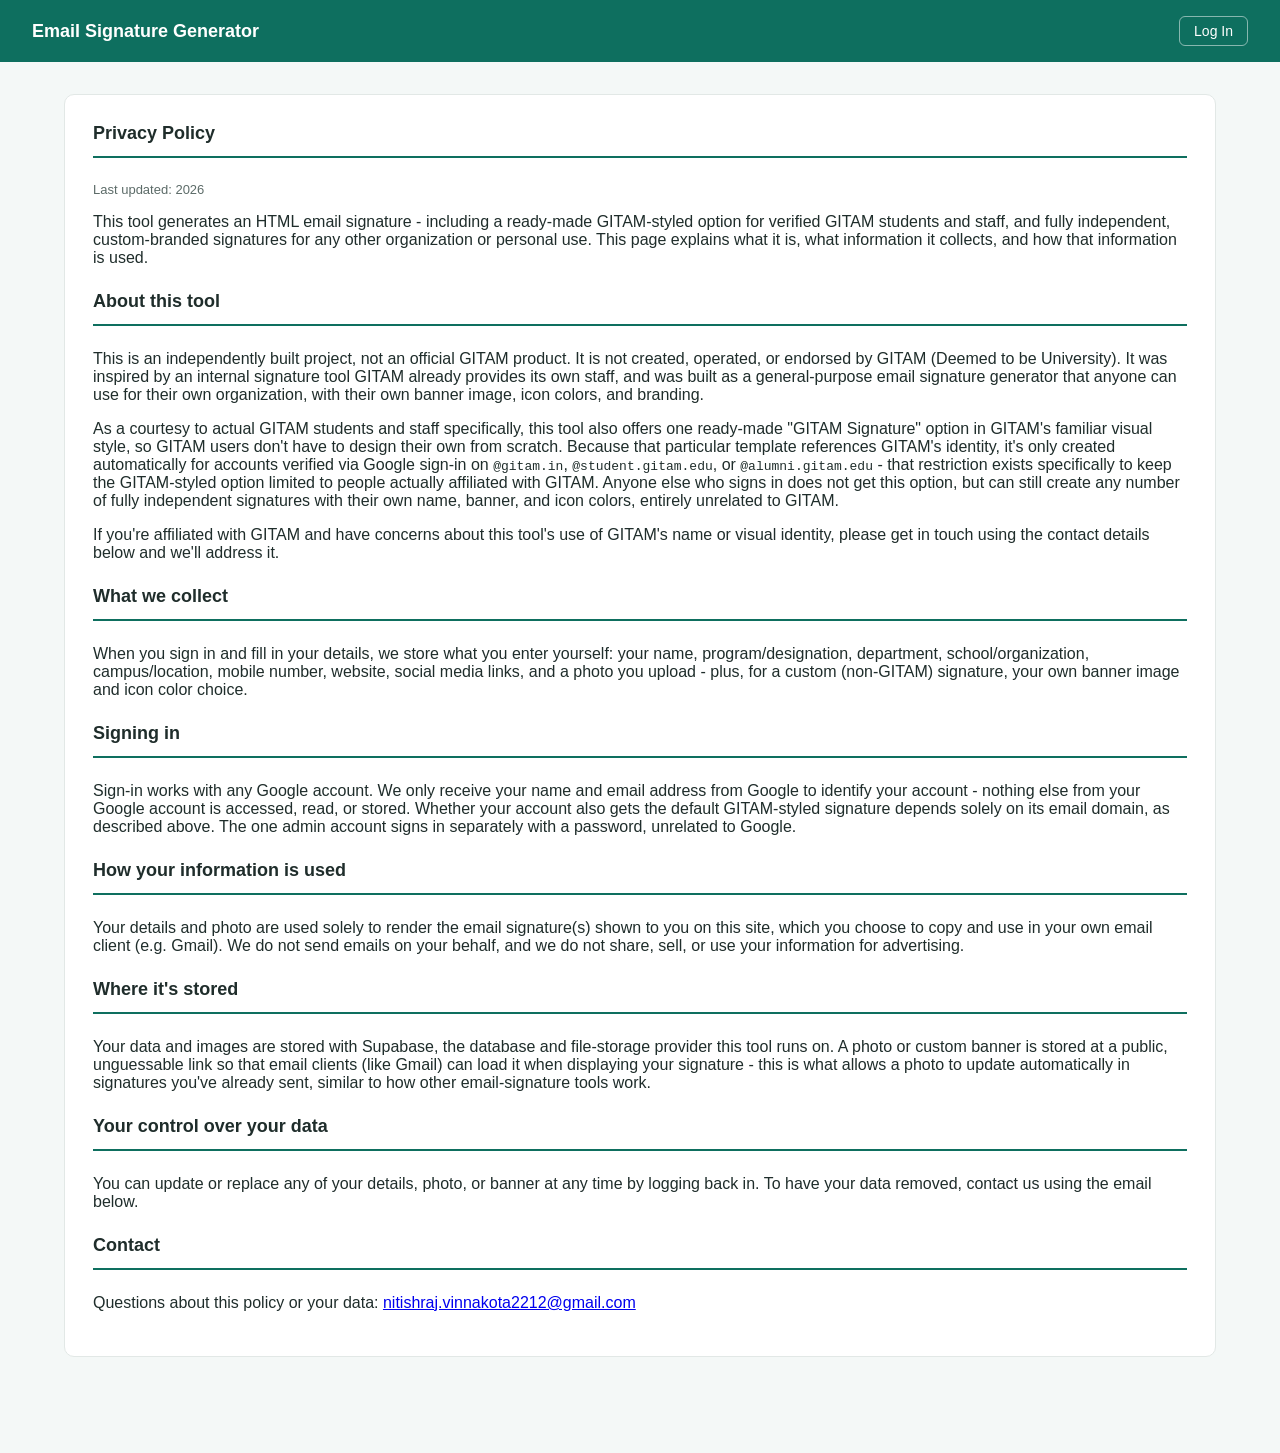
<file: privacy.html>
<!DOCTYPE html>
<html lang="en">
<head>
  <meta charset="UTF-8" />
  <meta name="viewport" content="width=device-width, initial-scale=1.0" />
  <title>Privacy Policy · Email Signature Generator</title>
  <link rel="stylesheet" href="css/style.css" />
</head>
<body>
  <div class="topbar">
    <h1>Email Signature Generator</h1>
    <a href="login.html">Log In</a>
  </div>

  <div class="page">
    <div class="card">
      <h2>Privacy Policy</h2>
      <p class="muted">Last updated: 2026</p>

      <p>This tool generates an HTML email signature - including a ready-made GITAM-styled option for verified GITAM students and staff, and fully independent, custom-branded signatures for any other organization or personal use. This page explains what it is, what information it collects, and how that information is used.</p>

      <h2 style="margin-top:24px;">About this tool</h2>
      <p>This is an independently built project, not an official GITAM product. It is not created, operated, or endorsed by GITAM (Deemed to be University). It was inspired by an internal signature tool GITAM already provides its own staff, and was built as a general-purpose email signature generator that anyone can use for their own organization, with their own banner image, icon colors, and branding.</p>
      <p>As a courtesy to actual GITAM students and staff specifically, this tool also offers one ready-made "GITAM Signature" option in GITAM's familiar visual style, so GITAM users don't have to design their own from scratch. Because that particular template references GITAM's identity, it's only created automatically for accounts verified via Google sign-in on <code>@gitam.in</code>, <code>@student.gitam.edu</code>, or <code>@alumni.gitam.edu</code> - that restriction exists specifically to keep the GITAM-styled option limited to people actually affiliated with GITAM. Anyone else who signs in does not get this option, but can still create any number of fully independent signatures with their own name, banner, and icon colors, entirely unrelated to GITAM.</p>
      <p>If you're affiliated with GITAM and have concerns about this tool's use of GITAM's name or visual identity, please get in touch using the contact details below and we'll address it.</p>

      <h2 style="margin-top:24px;">What we collect</h2>
      <p>When you sign in and fill in your details, we store what you enter yourself: your name, program/designation, department, school/organization, campus/location, mobile number, website, social media links, and a photo you upload - plus, for a custom (non-GITAM) signature, your own banner image and icon color choice.</p>

      <h2 style="margin-top:24px;">Signing in</h2>
      <p>Sign-in works with any Google account. We only receive your name and email address from Google to identify your account - nothing else from your Google account is accessed, read, or stored. Whether your account also gets the default GITAM-styled signature depends solely on its email domain, as described above. The one admin account signs in separately with a password, unrelated to Google.</p>

      <h2 style="margin-top:24px;">How your information is used</h2>
      <p>Your details and photo are used solely to render the email signature(s) shown to you on this site, which you choose to copy and use in your own email client (e.g. Gmail). We do not send emails on your behalf, and we do not share, sell, or use your information for advertising.</p>

      <h2 style="margin-top:24px;">Where it's stored</h2>
      <p>Your data and images are stored with Supabase, the database and file-storage provider this tool runs on. A photo or custom banner is stored at a public, unguessable link so that email clients (like Gmail) can load it when displaying your signature - this is what allows a photo to update automatically in signatures you've already sent, similar to how other email-signature tools work.</p>

      <h2 style="margin-top:24px;">Your control over your data</h2>
      <p>You can update or replace any of your details, photo, or banner at any time by logging back in. To have your data removed, contact us using the email below.</p>

      <h2 style="margin-top:24px;">Contact</h2>
      <p>Questions about this policy or your data: <a href="mailto:nitishraj.vinnakota2212@gmail.com">nitishraj.vinnakota2212@gmail.com</a></p>
    </div>
  </div>
</body>
</html>
</file>
<file: css/style.css>
:root {
  --teal: #0e6f5f;
  --teal-dark: #0a5a4d;
  --ink: #1f2d2b;
  --muted: #5c6b68;
  --border: #e2e8e6;
  --bg: #f4f8f7;
  --card: #ffffff;
}

* {
  box-sizing: border-box;
}

/* The browser's own [hidden] rule (display:none) has lower priority than
   ANY author-stylesheet rule, even one with equal selector specificity -
   so elements like #tabs-bar (class="sig-tabs", which sets display:flex)
   or #photo-locked-view (class="upload-row", which sets display:flex)
   never actually hide just because their hidden attribute is set to true.
   This forces [hidden] to always win, everywhere on the site. */
[hidden] {
  display: none !important;
}

body {
  margin: 0;
  font-family: "Segoe UI", Arial, sans-serif;
  background: var(--bg);
  color: var(--ink);
}

.topbar {
  background: var(--teal);
  color: #fff;
  padding: 16px 32px;
  display: flex;
  align-items: center;
  justify-content: space-between;
  position: sticky;
  top: 0;
  z-index: 10;
}

.topbar h1 {
  font-size: 18px;
  margin: 0;
  font-weight: 600;
}

.topbar a,
.topbar button {
  color: #fff;
  background: none;
  border: 1px solid rgba(255, 255, 255, 0.5);
  border-radius: 6px;
  padding: 6px 14px;
  cursor: pointer;
  font-size: 14px;
  text-decoration: none;
}

.topbar a:hover,
.topbar button:hover {
  background: rgba(255, 255, 255, 0.15);
}

.page {
  max-width: 1200px;
  margin: 0 auto;
  padding: 32px 24px 64px;
}

.card {
  background: var(--card);
  border: 1px solid var(--border);
  border-radius: 10px;
  padding: 28px;
  margin-bottom: 32px;
}

.card h2 {
  margin-top: 0;
  font-size: 18px;
  border-bottom: 2px solid var(--teal);
  padding-bottom: 12px;
  margin-bottom: 24px;
}

.auth-card {
  max-width: 380px;
  margin: 80px auto;
}

.field {
  margin-bottom: 18px;
}

.field label {
  display: block;
  font-size: 13px;
  font-weight: 600;
  margin-bottom: 6px;
  color: var(--ink);
}

.field input,
.field select {
  width: 100%;
  padding: 10px 12px;
  border: 1px solid var(--border);
  border-radius: 6px;
  font-size: 14px;
}

.field input:focus,
.field select:focus {
  outline: none;
  border-color: var(--teal);
}

.row {
  display: flex;
  gap: 20px;
  flex-wrap: wrap;
}

.row .field {
  flex: 1 1 220px;
}

.btn {
  background: var(--teal);
  color: #fff;
  border: none;
  border-radius: 6px;
  padding: 10px 22px;
  font-size: 14px;
  font-weight: 600;
  cursor: pointer;
}

.btn:hover {
  background: var(--teal-dark);
}

.btn.secondary {
  background: #fff;
  color: var(--teal);
  border: 1px solid var(--teal);
}

.error {
  color: #b3261e;
  font-size: 13px;
  margin-top: 8px;
  min-height: 16px;
}

.success {
  color: var(--teal-dark);
  font-size: 13px;
  margin-top: 8px;
  min-height: 16px;
}

.muted {
  color: var(--muted);
  font-size: 13px;
}

.templates-grid {
  display: grid;
  /* Wide enough for the 470px-wide signature plus this wrapper's own
     padding, so it never needs to scroll — on a narrower window there's
     no room for two of these side by side, so it wraps to one column
     instead of shrinking each one until it has to scroll. */
  grid-template-columns: repeat(auto-fit, minmax(520px, 1fr));
  gap: 24px;
}

.template-card {
  border: 1px solid var(--border);
  border-radius: 10px;
  background: var(--card);
  overflow: hidden;
  display: flex;
  flex-direction: column;
}

.template-preview-wrap {
  padding: 24px;
  flex: 1;
}

.template-copy {
  border-top: 1px solid var(--border);
  padding: 14px;
  text-align: center;
}

/* ---- signature markup (this is what gets copied into Gmail) ---- */
.sig-table {
  border-collapse: collapse;
  font-family: Arial, Helvetica, sans-serif;
  color: #1f2d2b;
}

.sig-name {
  color: var(--teal);
  font-size: 17px;
  font-weight: 700;
  margin: 0 0 4px;
}

.sig-line {
  font-size: 13px;
  font-weight: 600;
  margin: 0 0 3px;
  line-height: 1.35;
}

.sig-contact {
  font-size: 13px;
  margin: 10px 0 0;
}

.sig-photo {
  width: 84px;
  height: 84px;
  border-radius: 50%;
  object-fit: cover;
  display: block;
}

.sig-social {
  display: inline-block;
  width: 26px;
  height: 26px;
  border-radius: 50%;
  background: var(--teal);
  text-align: center;
  line-height: 26px;
  margin-right: 6px;
}

.sig-banner {
  margin-top: 14px;
  background: var(--teal);
  color: #fff;
  padding: 14px 18px;
  font-size: 12px;
  font-weight: 700;
  letter-spacing: 0.3px;
}

.upload-row {
  display: flex;
  align-items: flex-end;
  gap: 20px;
  flex-wrap: wrap;
}

.photo-preview {
  width: 64px;
  height: 64px;
  border-radius: 50%;
  object-fit: cover;
  border: 1px solid var(--border);
  background: #eef3f2;
}

/* Best-effort discouragement of casual drag/right-click-save on this
   site's own preview thumbnails — see the note in signature-template.js
   about why this can only ever be a deterrent, not a real restriction. */
#photo-preview,
#banner-preview {
  -webkit-user-drag: none;
  user-select: none;
  -webkit-touch-callout: none;
}

/* ---- photo cropper modal ---- */
.cropper-overlay {
  position: fixed;
  inset: 0;
  background: rgba(20, 30, 28, 0.6);
  display: flex;
  align-items: center;
  justify-content: center;
  z-index: 1000;
}

.cropper-modal {
  background: var(--card);
  border-radius: 12px;
  padding: 24px;
  max-width: 360px;
  text-align: center;
}

.cropper-modal h3 {
  margin: 0 0 6px;
}

.cropper-stage {
  position: relative;
  margin: 16px auto;
  border-radius: 8px;
  overflow: hidden;
  background: #eef3f2;
  touch-action: none;
  cursor: grab;
}

.cropper-stage canvas {
  display: block;
}

.cropper-circle-guide {
  position: absolute;
  inset: 0;
  border-radius: 50%;
  box-shadow: 0 0 0 2000px rgba(255, 255, 255, 0.55);
  pointer-events: none;
}

.cropper-zoom {
  width: 100%;
  margin: 8px 0 20px;
}

.cropper-actions {
  display: flex;
  gap: 12px;
  justify-content: center;
}

/* ---- freeze / edit toggle ---- */
.frozen-note {
  font-size: 13px;
  color: var(--muted);
  margin: 4px 0 18px;
}

.divider {
  border: none;
  border-top: 1px solid var(--border);
  margin: 8px 0 22px;
}

.google-btn {
  width: 100%;
  display: flex;
  align-items: center;
  justify-content: center;
  gap: 10px;
  background: #fff;
  color: var(--ink);
  border: 1px solid var(--border);
  border-radius: 6px;
  padding: 10px 16px;
  font-size: 14px;
  font-weight: 600;
  cursor: pointer;
}

.google-btn:hover {
  background: #f6f9f8;
}

/* ---- signatures.html: full-height sidebar + main app shell ----
   The sidebar is a persistent panel flush to the left edge, spanning the
   full height of the row below the topbar (like a real app nav) — it is
   NOT boxed inside the same centered/max-width container as the main
   content, which is what was eating into the main content's width and
   forcing the two signature-template previews to stack instead of
   sitting side by side. Only .sig-main gets a max-width/centering, so
   the sidebar's footprint no longer competes with it for space. */
.sig-layout {
  display: flex;
  align-items: stretch;
  min-height: calc(100vh - 61px); /* 61px ~= .topbar's rendered height */
}

.sig-sidebar {
  width: 240px;
  flex-shrink: 0;
  background: var(--card);
  border-right: 1px solid var(--border);
  padding: 20px 14px;
  position: sticky;
  top: 61px; /* sits directly below the sticky .topbar */
  height: calc(100vh - 61px);
  overflow-y: auto;
}

.sig-sidebar-item {
  display: flex;
  align-items: center;
  justify-content: space-between;
  gap: 8px;
  width: 100%;
  text-align: left;
  padding: 10px 12px;
  border-radius: 6px;
  border: 1px solid #000;
  background: none;
  font-size: 14px;
  cursor: pointer;
  color: var(--ink);
  margin-bottom: 4px;
}

.sig-sidebar-item:hover {
  background: var(--bg);
}

.sig-sidebar-item.active {
  background: var(--teal);
  border-color: var(--teal);
  color: #fff;
  font-weight: 600;
}

.sig-main {
  flex: 1;
  min-width: 0;
  max-width: 1400px;
  padding: 32px 24px 64px;
}

.sig-tabs {
  display: flex;
  gap: 4px;
  margin-bottom: 24px;
  border-bottom: 1px solid var(--border);
}

.sig-tab {
  padding: 10px 20px;
  border: none;
  background: none;
  cursor: pointer;
  font-size: 14px;
  font-weight: 600;
  color: var(--muted);
  border-bottom: 2px solid transparent;
  margin-bottom: -1px;
}

.sig-tab.active {
  color: var(--teal);
  border-bottom-color: var(--teal);
}
</file>
